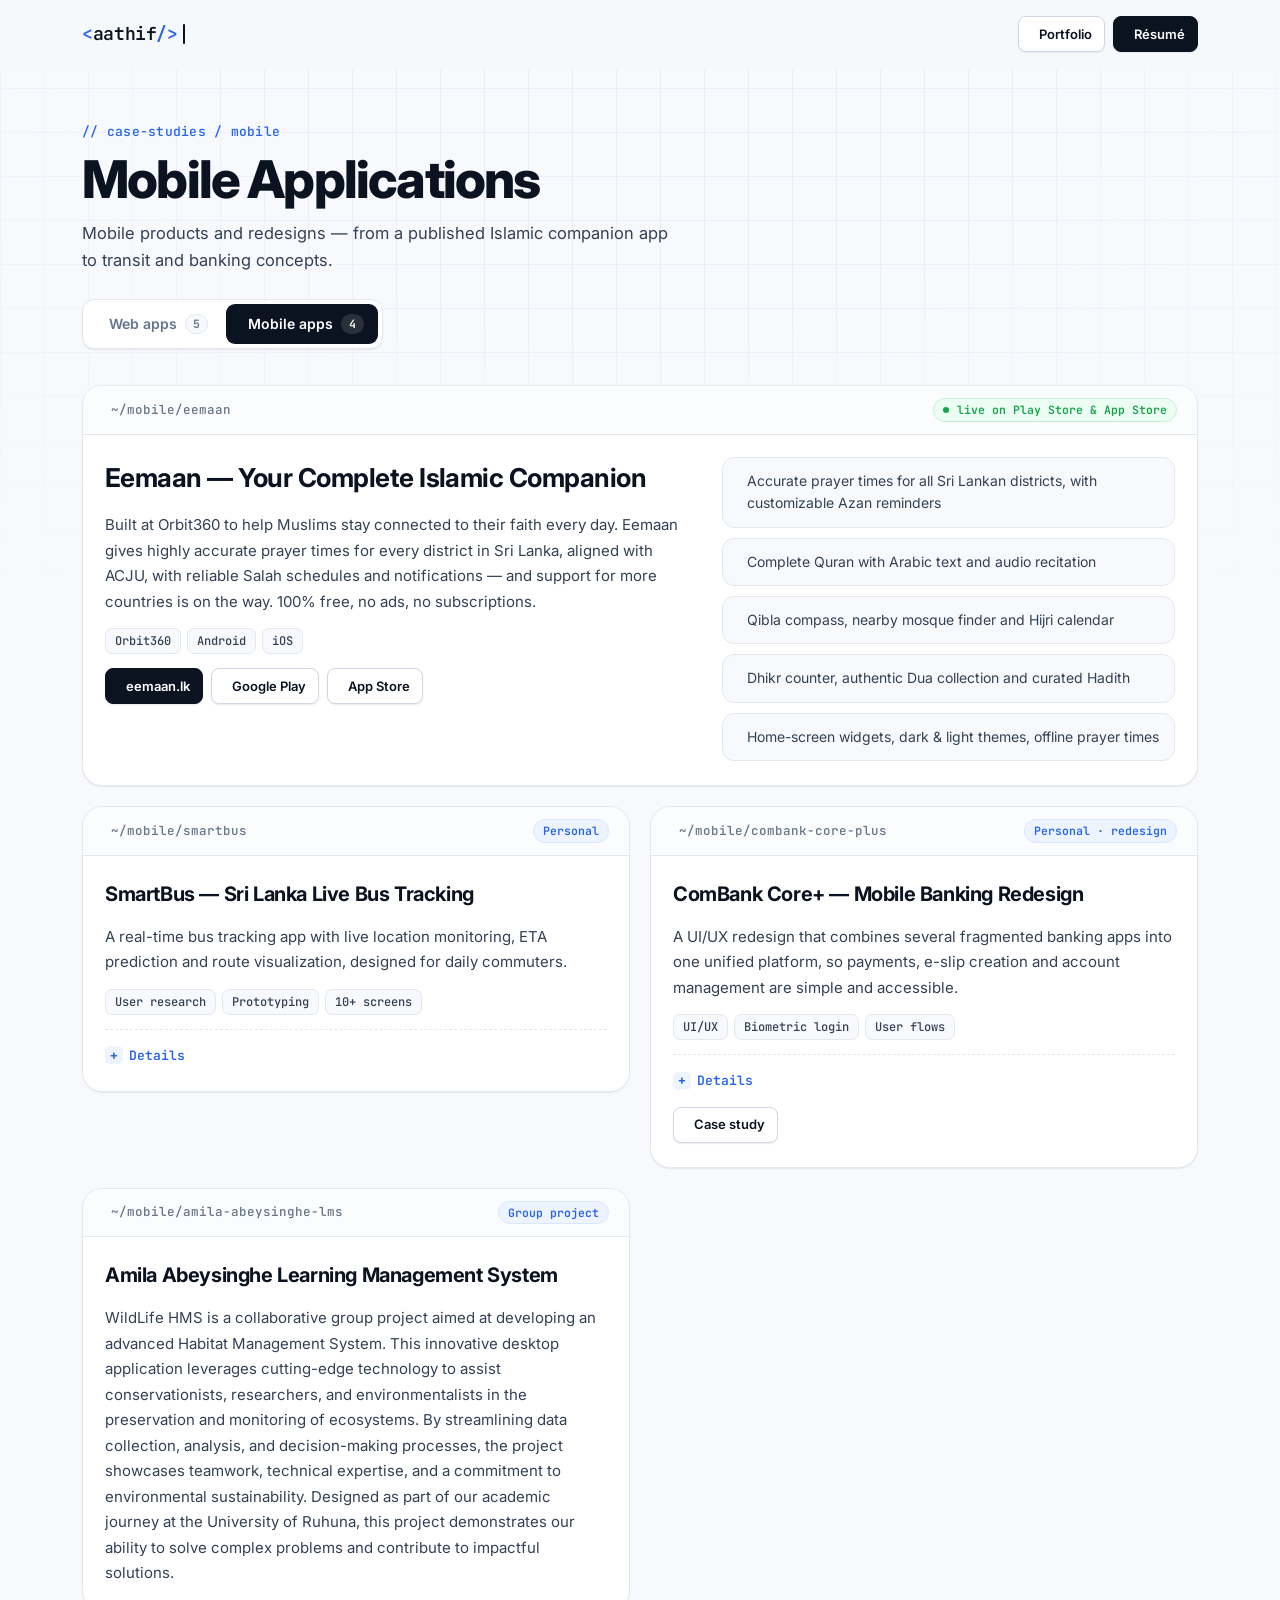
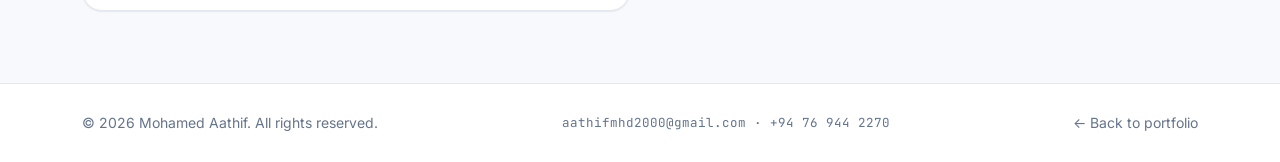
<file: public/MobileApp.html>
<!DOCTYPE html>
<html lang="en">
<head>
    <meta charset="UTF-8">
    <meta name="viewport" content="width=device-width, initial-scale=1.0">
    <meta name="description" content="Mobile application case studies by Mohamed Aathif — Eemaan, SmartBus, ComBank Core+ and more.">
    <meta name="theme-color" content="#f7f9fc">

    <link rel="stylesheet" href="https://unicons.iconscout.com/release/v4.0.8/css/line.css">
    <link rel="stylesheet" href="./engineer.css">

    <title>Mobile Applications · Mohamed Aathif</title>
</head>
<body>
    <!-- Background animation: code symbols drifting up behind the whole page -->
    <div class="code-rain" id="codeRain" aria-hidden="true"></div>

    <!-- ========== NAV ========== -->
    <header class="nav" id="nav">
        <div class="container nav-inner">
            <a href="index.html" class="logo" aria-label="Mohamed Aathif — portfolio home">
                <span class="br">&lt;</span>aathif<span class="br">/&gt;</span><span class="caret" aria-hidden="true"></span>
            </a>
            <div class="nav-actions">
                <a class="btn btn-sm" href="index.html#projects"><i class="uil uil-arrow-left"></i> Portfolio</a>
                <a class="btn btn-primary btn-sm" href="My Resume.pdf" download="Mohamed Aathif_CV.pdf"><i class="uil uil-file-download-alt"></i> Résumé</a>
            </div>
        </div>
    </header>

    <main class="case-page">
        <div class="container">

            <section class="case-head">
                <p class="eyebrow">// case-studies / mobile</p>
                <h1>Mobile Applications</h1>
                <p class="case-sub">Mobile products and redesigns — from a published Islamic companion app to transit and banking concepts.</p>
                <nav class="case-switch" aria-label="Case study categories">
                    <a href="WebApp.html"><i class="uil uil-globe"></i> Web apps <span>5</span></a>
                    <a href="MobileApp.html" class="active" aria-current="page"><i class="uil uil-mobile-android"></i> Mobile apps <span>4</span></a>
                </nav>
            </section>

            <div class="projects case-grid">

                <article class="card project project-featured">
                    <div class="project-path">
                        <span><i class="uil uil-folder"></i> ~/mobile/eemaan</span>
                        <span class="badge"><span class="dot"></span> live on Play Store &amp; App Store</span>
                    </div>
                    <div class="project-body">
                        <div class="featured-left">
                            <h3>Eemaan — Your Complete Islamic Companion</h3>
                            <p>Built at Orbit360 to help Muslims stay connected to their faith every day. Eemaan gives highly accurate
                                prayer times for every district in Sri Lanka, aligned with ACJU, with reliable Salah schedules and
                                notifications — and support for more countries is on the way. 100% free, no ads, no subscriptions.</p>
                            <div class="chips"><span class="chip">Orbit360</span><span class="chip">Android</span><span class="chip">iOS</span></div>
                            <div class="project-links">
                                <a class="btn btn-primary btn-sm" href="https://eemaan.lk/" target="_blank" rel="noopener"><i class="uil uil-external-link-alt"></i> eemaan.lk</a>
                                <a class="btn btn-sm" href="https://play.google.com/store/apps/details?id=com.orbit.eemaan" target="_blank" rel="noopener"><i class="uil uil-google-play"></i> Google Play</a>
                                <a class="btn btn-sm" href="https://apps.apple.com/us/app/eemaan/id6759186980" target="_blank" rel="noopener"><i class="uil uil-apple"></i> App Store</a>
                            </div>
                        </div>
                        <ul class="feature-list">
                            <li><i class="uil uil-clock"></i> Accurate prayer times for all Sri Lankan districts, with customizable Azan reminders</li>
                            <li><i class="uil uil-book-open"></i> Complete Quran with Arabic text and audio recitation</li>
                            <li><i class="uil uil-compass"></i> Qibla compass, nearby mosque finder and Hijri calendar</li>
                            <li><i class="uil uil-heart"></i> Dhikr counter, authentic Dua collection and curated Hadith</li>
                            <li><i class="uil uil-apps"></i> Home-screen widgets, dark &amp; light themes, offline prayer times</li>
                        </ul>
                    </div>
                </article>

                <article class="card project">
                    <div class="project-path">
                        <span><i class="uil uil-folder"></i> ~/mobile/smartbus</span>
                        <span class="badge org">Personal</span>
                    </div>
                    <div class="project-body">
                        <h3>SmartBus — Sri Lanka Live Bus Tracking</h3>
                        <p>A real-time bus tracking app with live location monitoring, ETA prediction and route visualization, designed for daily commuters.</p>
                        <div class="chips"><span class="chip">User research</span><span class="chip">Prototyping</span><span class="chip">10+ screens</span></div>
                        <details class="more">
                            <summary>Details</summary>
                            <ul>
                                <li>Drove the full UX process — user research, personas, wireframes, prototypes and usability testing across 10+ screens.</li>
                                <li>Added route visualization and journey mapping to improve navigation accuracy and reduce uncertainty in transit.</li>
                                <li>Optimized for accessibility and ease of use, with responsive design across device sizes.</li>
                            </ul>
                        </details>
                    </div>
                </article>

                <article class="card project">
                    <div class="project-path">
                        <span><i class="uil uil-folder"></i> ~/mobile/combank-core-plus</span>
                        <span class="badge org">Personal · redesign</span>
                    </div>
                    <div class="project-body">
                        <h3>ComBank Core+ — Mobile Banking Redesign</h3>
                        <p>A UI/UX redesign that combines several fragmented banking apps into one unified platform, so payments, e-slip creation and account management are simple and accessible.</p>
                        <div class="chips"><span class="chip">UI/UX</span><span class="chip">Biometric login</span><span class="chip">User flows</span></div>
                        <details class="more">
                            <summary>Details</summary>
                            <ul>
                                <li>Focused on simplicity, accessibility and efficiency for everyday banking tasks.</li>
                                <li>Modern interface with biometric quick login and streamlined user flows.</li>
                            </ul>
                        </details>
                        <div class="project-links">
                            <a class="btn btn-sm" href="https://www.behance.net/gallery/247171061/ComBank-Core-Mobile-Application%28Recreation%29" target="_blank" rel="noopener"><i class="uil uil-behance"></i> Case study</a>
                        </div>
                    </div>
                </article>

                <article class="card project">
                    <div class="project-path">
                        <span><i class="uil uil-folder"></i> ~/mobile/amila-abeysinghe-lms</span>
                        <span class="badge org">Group project</span>
                    </div>
                    <div class="project-body">
                        <h3>Amila Abeysinghe Learning Management System</h3>
                        <p>WildLife HMS is a collaborative group project aimed at developing an advanced Habitat Management System.
                            This innovative desktop application leverages cutting-edge technology to assist conservationists, researchers,
                            and environmentalists in the preservation and monitoring of ecosystems. By streamlining data collection,
                            analysis, and decision-making processes, the project showcases teamwork, technical expertise, and a commitment
                            to environmental sustainability. Designed as part of our academic journey at the University of Ruhuna, this
                            project demonstrates our ability to solve complex problems and contribute to impactful solutions.</p>
                    </div>
                </article>

            </div>
        </div>
    </main>

    <!-- ========== FOOTER ========== -->
    <footer class="footer">
        <div class="container footer-inner">
            <span>© <span id="year">2026</span> Mohamed Aathif. All rights reserved.</span>
            <span class="mono">aathifmhd2000@gmail.com · +94 76 944 2270</span>
            <div class="footer-links">
                <a href="index.html#projects">← Back to portfolio</a>
            </div>
        </div>
    </footer>

    <script src="./code-rain.js"></script>
    <script src="./page.js"></script>
</body>
</html>
</file>
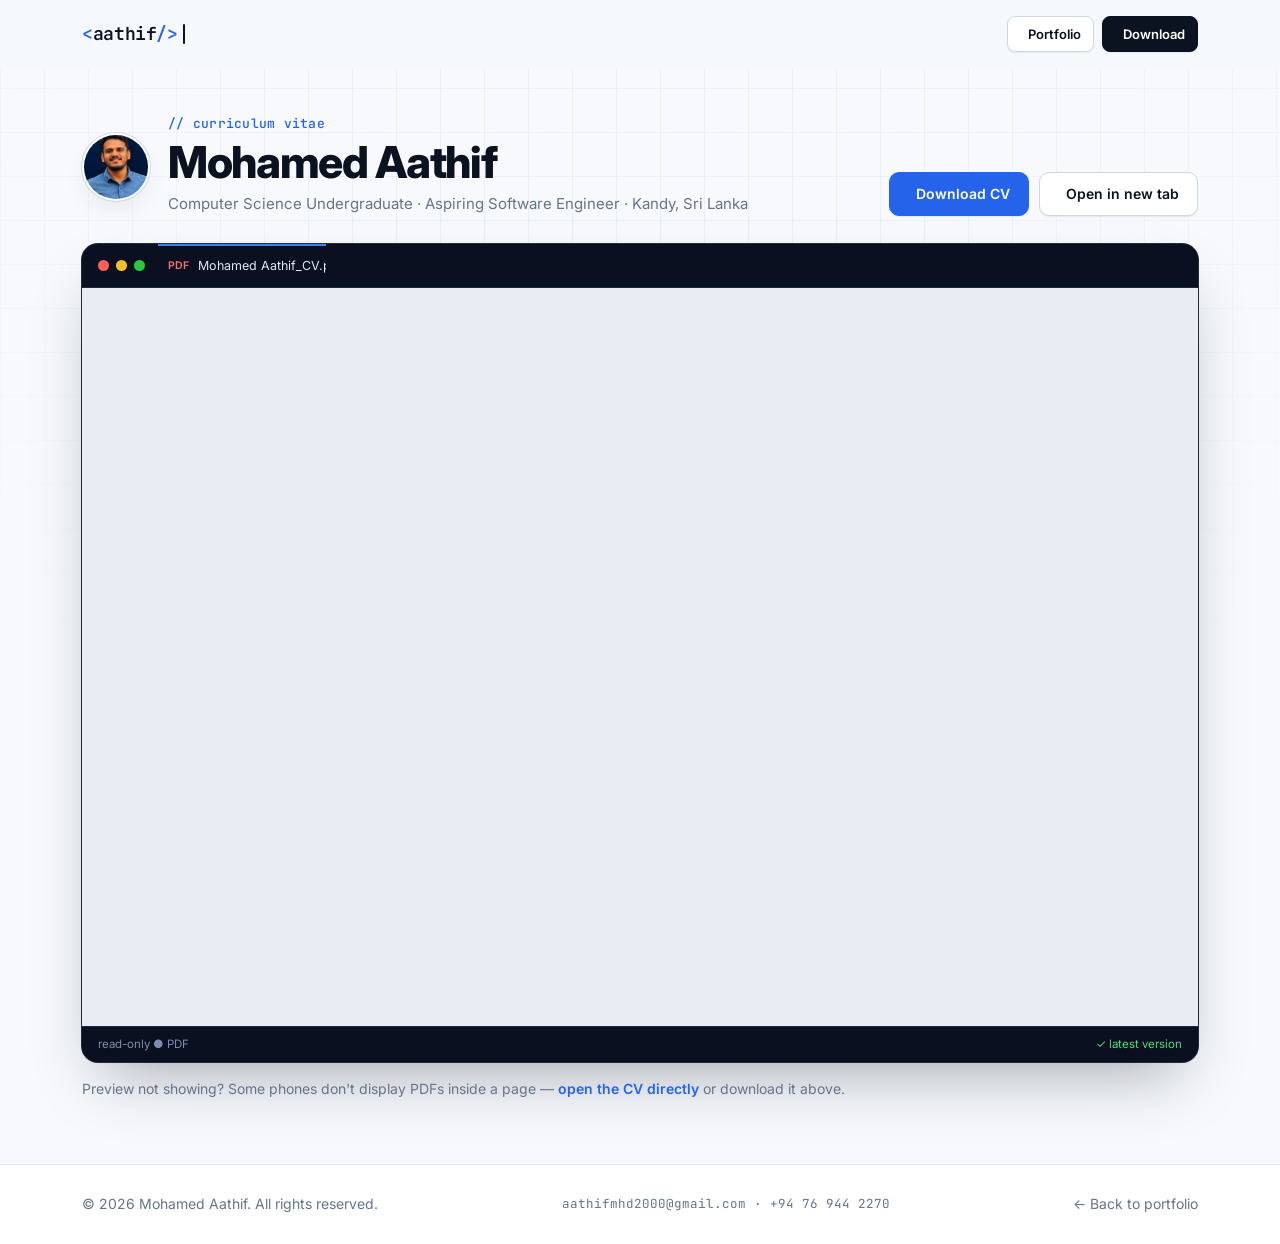
<file: public/PreviewCV.html>
<!DOCTYPE html>
<html lang="en">
<head>
    <meta charset="UTF-8">
    <meta name="viewport" content="width=device-width, initial-scale=1.0">
    <meta name="description" content="Curriculum vitae of Mohamed Aathif — Computer Science undergraduate and aspiring software engineer.">
    <meta name="theme-color" content="#f7f9fc">

    <link rel="stylesheet" href="https://unicons.iconscout.com/release/v4.0.8/css/line.css">
    <link rel="stylesheet" href="./engineer.css">

    <title>CV · Mohamed Aathif</title>
</head>
<body>
    <!-- Background animation: code symbols drifting up behind the whole page -->
    <div class="code-rain" id="codeRain" aria-hidden="true"></div>

    <!-- ========== NAV ========== -->
    <header class="nav" id="nav">
        <div class="container nav-inner">
            <a href="index.html" class="logo" aria-label="Mohamed Aathif — portfolio home">
                <span class="br">&lt;</span>aathif<span class="br">/&gt;</span><span class="caret" aria-hidden="true"></span>
            </a>
            <div class="nav-actions">
                <a class="btn btn-sm" href="index.html"><i class="uil uil-arrow-left"></i> Portfolio</a>
                <a class="btn btn-primary btn-sm" href="My Resume.pdf" download="Mohamed Aathif_CV.pdf"><i class="uil uil-file-download-alt"></i> Download</a>
            </div>
        </div>
    </header>

    <main class="cv-page">
        <div class="container">

            <section class="cv-head">
                <div class="cv-id">
                    <div class="avatar"><img src="./profile.webp" alt="Mohamed Aathif"></div>
                    <div>
                        <p class="eyebrow">// curriculum vitae</p>
                        <h1>Mohamed Aathif</h1>
                        <p class="cv-sub">Computer Science Undergraduate · Aspiring Software Engineer · Kandy, Sri Lanka</p>
                    </div>
                </div>
                <div class="cv-actions">
                    <a class="btn btn-accent" href="My Resume.pdf" download="Mohamed Aathif_CV.pdf"><i class="uil uil-file-download-alt"></i> Download CV</a>
                    <a class="btn" href="My Resume.pdf" target="_blank" rel="noopener"><i class="uil uil-external-link-alt"></i> Open in new tab</a>
                </div>
            </section>

            <section class="cv-viewer" aria-label="CV preview">
                <div class="cw-bar">
                    <div class="cw-lights" aria-hidden="true"><span></span><span></span><span></span></div>
                    <div class="cw-tab"><b class="pdf">PDF</b> Mohamed Aathif_CV.pdf</div>
                </div>
                <div class="cv-frame">
                    <iframe src="My Resume.pdf#view=FitH" title="Mohamed Aathif — CV (PDF)"></iframe>
                </div>
                <div class="cw-foot">
                    <span>read-only ● PDF</span>
                    <span class="ok">✓ latest version</span>
                </div>
            </section>

            <p class="cv-note">
                Preview not showing? Some phones don't display PDFs inside a page —
                <a href="My Resume.pdf" target="_blank" rel="noopener">open the CV directly</a> or download it above.
            </p>
        </div>
    </main>

    <!-- ========== FOOTER ========== -->
    <footer class="footer">
        <div class="container footer-inner">
            <span>© <span id="year">2026</span> Mohamed Aathif. All rights reserved.</span>
            <span class="mono">aathifmhd2000@gmail.com · +94 76 944 2270</span>
            <div class="footer-links">
                <a href="index.html">← Back to portfolio</a>
            </div>
        </div>
    </footer>

    <script src="./code-rain.js"></script>
    <script src="./page.js"></script>
</body>
</html>
</file>
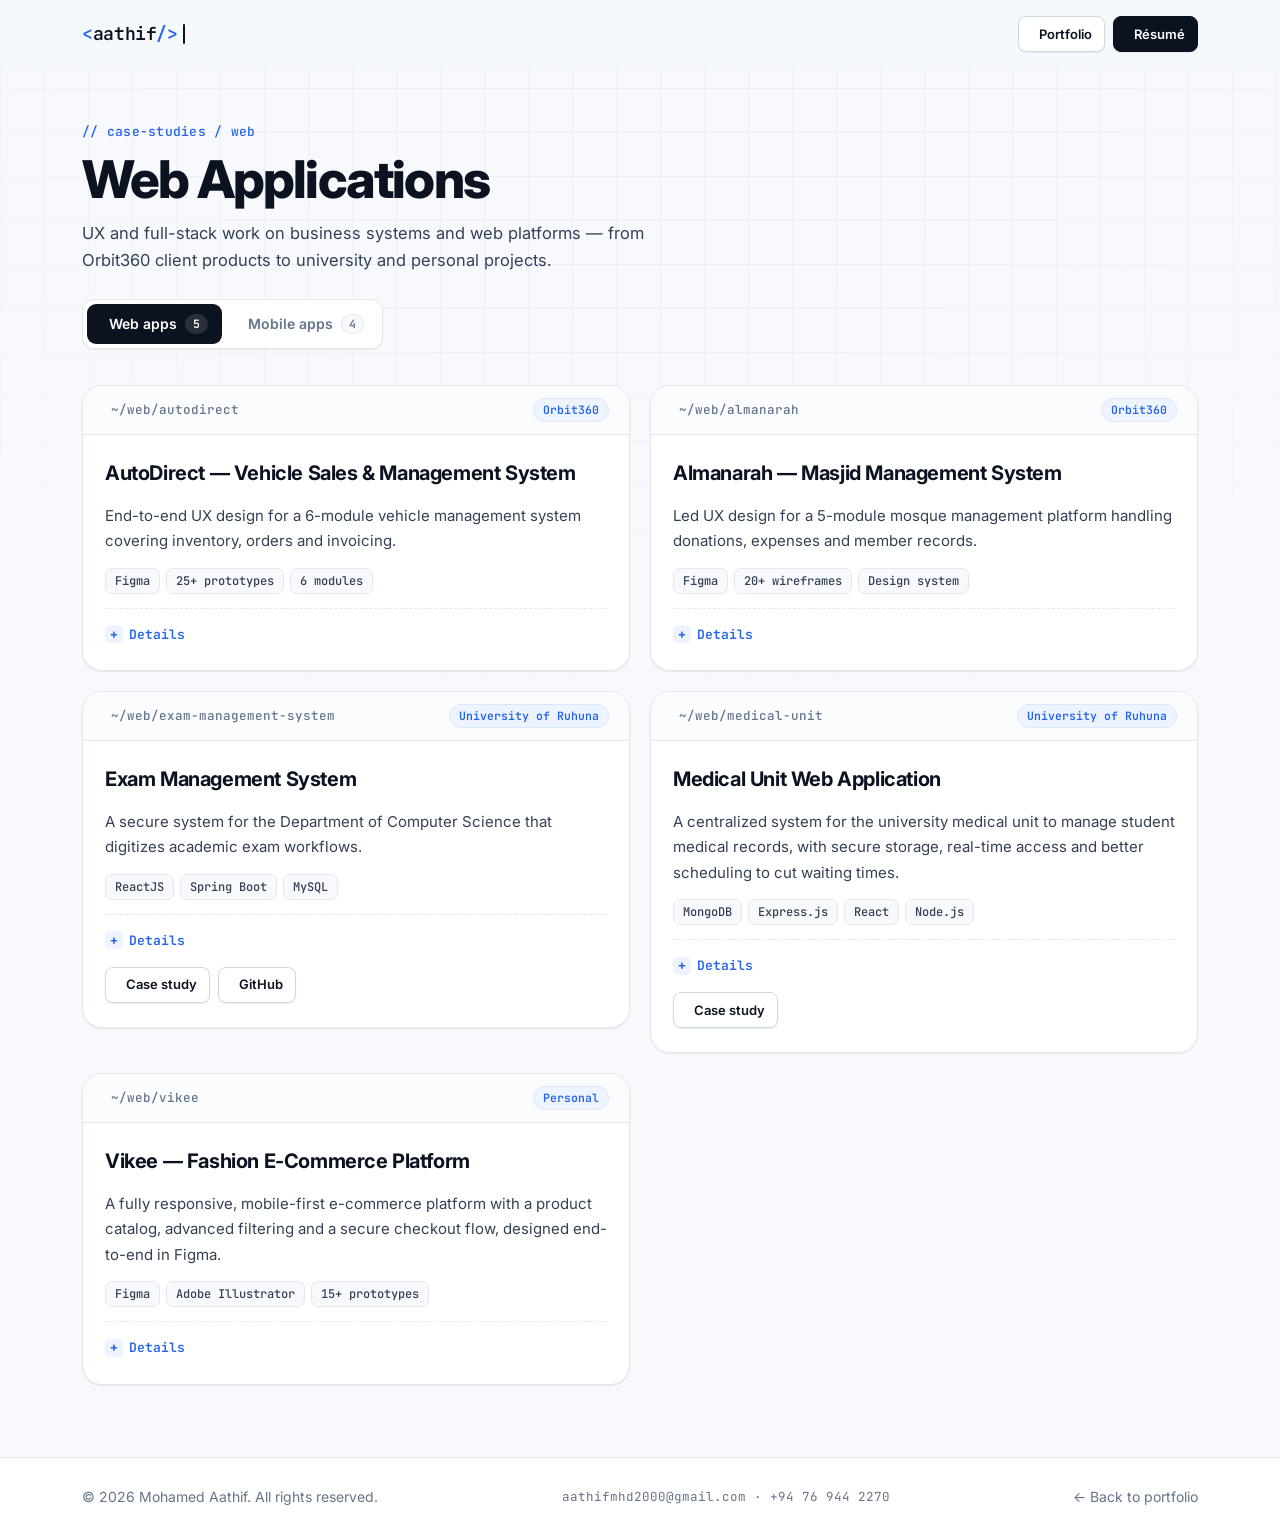
<file: public/WebApp.html>
<!DOCTYPE html>
<html lang="en">
<head>
    <meta charset="UTF-8">
    <meta name="viewport" content="width=device-width, initial-scale=1.0">
    <meta name="description" content="Web application case studies by Mohamed Aathif — UX and full-stack work for Orbit360, the University of Ruhuna and personal projects.">
    <meta name="theme-color" content="#f7f9fc">

    <link rel="stylesheet" href="https://unicons.iconscout.com/release/v4.0.8/css/line.css">
    <link rel="stylesheet" href="./engineer.css">

    <title>Web Applications · Mohamed Aathif</title>
</head>
<body>
    <!-- Background animation: code symbols drifting up behind the whole page -->
    <div class="code-rain" id="codeRain" aria-hidden="true"></div>

    <!-- ========== NAV ========== -->
    <header class="nav" id="nav">
        <div class="container nav-inner">
            <a href="index.html" class="logo" aria-label="Mohamed Aathif — portfolio home">
                <span class="br">&lt;</span>aathif<span class="br">/&gt;</span><span class="caret" aria-hidden="true"></span>
            </a>
            <div class="nav-actions">
                <a class="btn btn-sm" href="index.html#projects"><i class="uil uil-arrow-left"></i> Portfolio</a>
                <a class="btn btn-primary btn-sm" href="My Resume.pdf" download="Mohamed Aathif_CV.pdf"><i class="uil uil-file-download-alt"></i> Résumé</a>
            </div>
        </div>
    </header>

    <main class="case-page">
        <div class="container">

            <section class="case-head">
                <p class="eyebrow">// case-studies / web</p>
                <h1>Web Applications</h1>
                <p class="case-sub">UX and full-stack work on business systems and web platforms — from Orbit360 client products to university and personal projects.</p>
                <nav class="case-switch" aria-label="Case study categories">
                    <a href="WebApp.html" class="active" aria-current="page"><i class="uil uil-globe"></i> Web apps <span>5</span></a>
                    <a href="MobileApp.html"><i class="uil uil-mobile-android"></i> Mobile apps <span>4</span></a>
                </nav>
            </section>

            <div class="projects case-grid">

                <article class="card project">
                    <div class="project-path">
                        <span><i class="uil uil-folder"></i> ~/web/autodirect</span>
                        <span class="badge org">Orbit360</span>
                    </div>
                    <div class="project-body">
                        <h3>AutoDirect — Vehicle Sales &amp; Management System</h3>
                        <p>End-to-end UX design for a 6-module vehicle management system covering inventory, orders and invoicing.</p>
                        <div class="chips"><span class="chip">Figma</span><span class="chip">25+ prototypes</span><span class="chip">6 modules</span></div>
                        <details class="more">
                            <summary>Details</summary>
                            <ul>
                                <li>Delivered 25+ high-fidelity prototypes in Figma for inventory, orders and invoicing.</li>
                                <li>Optimized dealer workflows by digitizing manual end-to-end processes, reducing operational effort and improving task completion across the platform.</li>
                                <li>Architected responsive UI components and user flows across web and mobile for consistent usability and accessibility on all devices.</li>
                                <li>Ran usability testing sessions with stakeholders and applied the feedback to refine interaction design and navigation across the 6 core modules.</li>
                            </ul>
                        </details>
                    </div>
                </article>

                <article class="card project">
                    <div class="project-path">
                        <span><i class="uil uil-folder"></i> ~/web/almanarah</span>
                        <span class="badge org">Orbit360</span>
                    </div>
                    <div class="project-body">
                        <h3>Almanarah — Masjid Management System</h3>
                        <p>Led UX design for a 5-module mosque management platform handling donations, expenses and member records.</p>
                        <div class="chips"><span class="chip">Figma</span><span class="chip">20+ wireframes</span><span class="chip">Design system</span></div>
                        <details class="more">
                            <summary>Details</summary>
                            <ul>
                                <li>Produced 20+ wireframes and high-fidelity prototypes in Figma.</li>
                                <li>Applied accessibility-first design for non-technical users, turning complex record-keeping into intuitive, easy-to-navigate interfaces.</li>
                                <li>Ran user research and journey mapping to find pain points, translating findings into personas and a streamlined information architecture.</li>
                                <li>Delivered clean, scalable design system components aligned with stakeholder requirements.</li>
                            </ul>
                        </details>
                    </div>
                </article>

                <article class="card project">
                    <div class="project-path">
                        <span><i class="uil uil-folder"></i> ~/web/exam-management-system</span>
                        <span class="badge org">University of Ruhuna</span>
                    </div>
                    <div class="project-body">
                        <h3>Exam Management System</h3>
                        <p>A secure system for the Department of Computer Science that digitizes academic exam workflows.</p>
                        <div class="chips"><span class="chip">ReactJS</span><span class="chip">Spring Boot</span><span class="chip">MySQL</span></div>
                        <details class="more">
                            <summary>Details</summary>
                            <ul>
                                <li>Role-based user management, automated grading, result dissemination and encrypted data handling.</li>
                                <li>Streamlined exam workflows while enforcing secure data handling practices.</li>
                                <li>Contributed across the full lifecycle — requirement gathering, system design, development and testing.</li>
                            </ul>
                        </details>
                        <div class="project-links">
                            <a class="btn btn-sm" href="https://www.behance.net/gallery/225308013/Examination-Management-System" target="_blank" rel="noopener"><i class="uil uil-behance"></i> Case study</a>
                            <a class="btn btn-sm" href="https://github.com/uditha2001/EMS" target="_blank" rel="noopener"><i class="uil uil-github-alt"></i> GitHub</a>
                        </div>
                    </div>
                </article>

                <article class="card project">
                    <div class="project-path">
                        <span><i class="uil uil-folder"></i> ~/web/medical-unit</span>
                        <span class="badge org">University of Ruhuna</span>
                    </div>
                    <div class="project-body">
                        <h3>Medical Unit Web Application</h3>
                        <p>A centralized system for the university medical unit to manage student medical records, with secure storage, real-time access and better scheduling to cut waiting times.</p>
                        <div class="chips"><span class="chip">MongoDB</span><span class="chip">Express.js</span><span class="chip">React</span><span class="chip">Node.js</span></div>
                        <details class="more">
                            <summary>Details</summary>
                            <ul>
                                <li>Secure user authentication.</li>
                                <li>Online appointment scheduling.</li>
                                <li>Medical report previews and record submissions.</li>
                                <li>Inventory management for medical supplies.</li>
                            </ul>
                        </details>
                        <div class="project-links">
                            <a class="btn btn-sm" href="https://www.behance.net/gallery/224960445/Medical-Unit-Management-System" target="_blank" rel="noopener"><i class="uil uil-behance"></i> Case study</a>
                        </div>
                    </div>
                </article>

                <article class="card project">
                    <div class="project-path">
                        <span><i class="uil uil-folder"></i> ~/web/vikee</span>
                        <span class="badge org">Personal</span>
                    </div>
                    <div class="project-body">
                        <h3>Vikee — Fashion E-Commerce Platform</h3>
                        <p>A fully responsive, mobile-first e-commerce platform with a product catalog, advanced filtering and a secure checkout flow, designed end-to-end in Figma.</p>
                        <div class="chips"><span class="chip">Figma</span><span class="chip">Adobe Illustrator</span><span class="chip">15+ prototypes</span></div>
                        <details class="more">
                            <summary>Details</summary>
                            <ul>
                                <li>Used visual hierarchy, intuitive navigation and interaction design principles to reduce friction across the shopping journey.</li>
                                <li>Produced 15+ high-fidelity UI prototypes, kept consistent through a structured design system.</li>
                                <li>Applied A/B testing concepts and heuristic evaluation to validate design decisions.</li>
                            </ul>
                        </details>
                    </div>
                </article>

            </div>
        </div>
    </main>

    <!-- ========== FOOTER ========== -->
    <footer class="footer">
        <div class="container footer-inner">
            <span>© <span id="year">2026</span> Mohamed Aathif. All rights reserved.</span>
            <span class="mono">aathifmhd2000@gmail.com · +94 76 944 2270</span>
            <div class="footer-links">
                <a href="index.html#projects">← Back to portfolio</a>
            </div>
        </div>
    </footer>

    <script src="./code-rain.js"></script>
    <script src="./page.js"></script>
</body>
</html>
</file>
<file: public/engineer.css>
/* ============================================================
   Mohamed Aathif — Software Engineering portfolio (light, official)
   ============================================================ */
@import url('https://fonts.googleapis.com/css2?family=Inter:wght@400;500;600;700;800&family=JetBrains+Mono:wght@400;500;600&display=swap');

:root{
    --bg: #f7f9fc;
    --surface: #ffffff;
    --ink: #0b1220;
    --ink-2: #334155;
    --muted: #64748b;
    --line: #e3e8ef;
    --line-2: #cfd7e3;
    --accent: #2563eb;
    --accent-ink: #1d4ed8;
    --accent-soft: #eef4ff;
    --cyan: #0891b2;
    --ok: #16a34a;
    --code-bg: #0d1424;
    --code-line: #1c2740;

    --radius: 14px;
    --radius-lg: 20px;
    --shadow-sm: 0 1px 2px rgba(15, 23, 42, .05), 0 1px 1px rgba(15, 23, 42, .03);
    --shadow: 0 1px 2px rgba(15, 23, 42, .04), 0 12px 32px -12px rgba(15, 23, 42, .14);
    --shadow-lg: 0 30px 60px -20px rgba(15, 23, 42, .35);

    --max: 1180px;
    --gutter: clamp(16px, 4vw, 32px);
    --mono: 'JetBrains Mono', ui-monospace, SFMono-Regular, Menlo, Consolas, monospace;
    --sans: 'Inter', system-ui, -apple-system, 'Segoe UI', Roboto, sans-serif;
    color-scheme: light;
}

*,*::before,*::after{ margin: 0; padding: 0; box-sizing: border-box; }
html{ scroll-behavior: smooth; scroll-padding-top: 84px; }
body{
    font-family: var(--sans);
    color: var(--ink-2);
    background: var(--bg);
    line-height: 1.6;
    -webkit-font-smoothing: antialiased;
    overflow-x: hidden;
}
/* Faint blueprint grid that fades out below the hero */
body::before{
    content: "";
    position: absolute;
    inset: 0 0 auto 0;
    height: 1100px;
    background-image:
        linear-gradient(to right, rgba(37, 99, 235, .06) 1px, transparent 1px),
        linear-gradient(to bottom, rgba(37, 99, 235, .06) 1px, transparent 1px);
    background-size: 44px 44px;
    -webkit-mask-image: radial-gradient(ellipse 80% 70% at 50% 0%, #000 40%, transparent 100%);
            mask-image: radial-gradient(ellipse 80% 70% at 50% 0%, #000 40%, transparent 100%);
    pointer-events: none;
    z-index: 0;
}
a{ color: inherit; text-decoration: none; }
img{ display: block; max-width: 100%; }
i.uil{ line-height: 1; }

.container{
    width: 100%;
    max-width: var(--max);
    margin: 0 auto;
    padding-inline: var(--gutter);
    position: relative;
    z-index: 1;
}
.mono{ font-family: var(--mono); }

/* ---------- Buttons ---------- */
.btn{
    display: inline-flex;
    align-items: center;
    gap: 8px;
    height: 44px;
    padding: 0 18px;
    border-radius: 10px;
    font: 600 14px/1 var(--sans);
    border: 1px solid var(--line-2);
    background: var(--surface);
    color: var(--ink);
    cursor: pointer;
    box-shadow: var(--shadow-sm);
    transition: transform .15s ease, box-shadow .15s ease, border-color .15s ease, background .15s ease, color .15s ease;
    white-space: nowrap;
}
.btn i{ font-size: 17px; }
.btn:hover{ transform: translateY(-1px); border-color: var(--ink); box-shadow: var(--shadow); }
.btn-primary{
    background: var(--ink);
    border-color: var(--ink);
    color: #fff;
}
.btn-primary:hover{ background: #1a2540; border-color: #1a2540; }
.btn-accent{
    background: var(--accent);
    border-color: var(--accent);
    color: #fff;
}
.btn-accent:hover{ background: var(--accent-ink); border-color: var(--accent-ink); }
.btn-sm{ height: 36px; padding: 0 12px; font-size: 13px; border-radius: 8px; }

/* ---------- Nav ---------- */
.nav{
    position: sticky;
    top: 0;
    z-index: 50;
    background: rgba(247, 249, 252, .78);
    backdrop-filter: saturate(160%) blur(14px);
    -webkit-backdrop-filter: saturate(160%) blur(14px);
    border-bottom: 1px solid transparent;
    transition: border-color .2s ease, box-shadow .2s ease;
}
.nav.scrolled{ border-color: var(--line); box-shadow: 0 6px 20px -16px rgba(15, 23, 42, .4); }
.nav-inner{
    display: flex;
    align-items: center;
    gap: 24px;
    height: 68px;
}
.logo{
    font: 600 18px/1 var(--mono);
    color: var(--ink);
    display: inline-flex;
    align-items: center;
    letter-spacing: -.02em;
}
.logo .br{ color: var(--accent); }
.logo .caret{
    width: 2px;
    height: 20px;
    margin-left: 5px;
    border-radius: 1px;
    background: var(--ink);
    animation: blink 1.2s ease-in-out infinite;
}
/* Soft fade rather than a hard on/off flash */
@keyframes blink{ 0%, 45%{ opacity: 1; } 55%, 95%{ opacity: .15; } 100%{ opacity: 1; } }

.nav-links{
    display: flex;
    gap: 4px;
    margin-left: auto;
    list-style: none;
}
.nav-links a{
    display: inline-flex;
    align-items: center;
    gap: 6px;
    padding: 8px 12px;
    border-radius: 8px;
    font-size: 14px;
    font-weight: 500;
    color: var(--muted);
    transition: color .15s ease, background .15s ease;
}
.nav-links a .num{ font: 500 11px/1 var(--mono); color: var(--accent); opacity: .8; }
.nav-links a:hover{ color: var(--ink); background: rgba(15, 23, 42, .04); }
.nav-links a.active{ color: var(--ink); background: var(--surface); box-shadow: var(--shadow-sm); }
.nav-toggle{
    display: none;
    width: 40px;
    height: 40px;
    border-radius: 10px;
    border: 1px solid var(--line-2);
    background: var(--surface);
    color: var(--ink);
    align-items: center;
    justify-content: center;
    cursor: pointer;
}
.nav-toggle i{ font-size: 22px; }

/* ---------- Hero ---------- */
.hero{ padding: 72px 0 56px; }
.hero-grid{
    display: grid;
    grid-template-columns: minmax(0, 1.05fr) minmax(0, .95fr);
    gap: 56px;
    align-items: center;
}
.hero-id{
    display: flex;
    align-items: center;
    gap: 14px;
    margin-bottom: 26px;
    flex-wrap: wrap;
}
.avatar{
    width: 68px;
    height: 68px;
    border-radius: 50%;
    overflow: hidden;
    border: 2px solid var(--surface);
    box-shadow: 0 0 0 1px var(--line-2), var(--shadow);
    background: var(--accent-soft);
    flex: none;
}
.avatar img{ width: 100%; height: 100%; object-fit: cover; transform: translateY(8%) scale(2.3); transform-origin: 48% 20%; }
.status{
    display: inline-flex;
    align-items: center;
    gap: 8px;
    padding: 6px 12px 6px 10px;
    border-radius: 999px;
    background: var(--surface);
    border: 1px solid var(--line);
    font-size: 13px;
    font-weight: 500;
    color: var(--ink-2);
    box-shadow: var(--shadow-sm);
}
.dot{
    position: relative;
    width: 8px;
    height: 8px;
    border-radius: 50%;
    background: var(--ok);
}
.dot::after{
    content: "";
    position: absolute;
    inset: -4px;
    border-radius: 50%;
    border: 2px solid var(--ok);
    opacity: .35;
    animation: ping 2s ease-out infinite;
}
@keyframes ping{ from{ transform: scale(.6); opacity: .5; } to{ transform: scale(1.6); opacity: 0; } }

.eyebrow{
    font: 500 13px/1 var(--mono);
    color: var(--accent);
    letter-spacing: .02em;
    margin-bottom: 14px;
}
.hero h1{
    font-size: clamp(40px, 6vw, 64px);
    line-height: 1.04;
    letter-spacing: -.035em;
    font-weight: 800;
    color: var(--ink);
}
.hero h1 .role{
    display: block;
    background: linear-gradient(90deg, var(--accent) 0%, var(--cyan) 100%);
    -webkit-background-clip: text;
    background-clip: text;
    color: transparent;
    /* room for the "g" descender, which the gradient would otherwise clip */
    padding-bottom: .12em;
    margin-bottom: -.12em;
}
.lede{
    margin-top: 22px;
    font-size: 17px;
    line-height: 1.7;
    color: var(--ink-2);
    max-width: 54ch;
}
.lede strong{ color: var(--ink); font-weight: 600; }
.hero-meta{
    display: flex;
    flex-wrap: wrap;
    gap: 10px 22px;
    margin-top: 22px;
    font-size: 14px;
    color: var(--muted);
}
.hero-meta span{ display: inline-flex; align-items: center; gap: 6px; }
.hero-meta i{ font-size: 17px; color: var(--ink-2); }
.hero-cta{ display: flex; flex-wrap: wrap; gap: 12px; margin-top: 32px; }
.socials{ display: flex; gap: 8px; margin-top: 28px; }
.social{
    width: 40px;
    height: 40px;
    border-radius: 10px;
    display: inline-flex;
    align-items: center;
    justify-content: center;
    background: var(--surface);
    border: 1px solid var(--line);
    color: var(--ink-2);
    transition: color .15s ease, border-color .15s ease, transform .15s ease;
}
.social i{ font-size: 19px; }
.social:hover{ color: var(--accent); border-color: var(--accent); transform: translateY(-2px); }

/* ---------- Code window ---------- */
.code-window{
    position: relative;
    background: var(--code-bg);
    border-radius: 16px;
    box-shadow: var(--shadow-lg), 0 0 0 1px rgba(15, 23, 42, .9);
    overflow: hidden;
    font-family: var(--mono);
}
.code-window::before{
    /* soft accent glow behind the editor */
    content: "";
    position: absolute;
    inset: -40% -20% auto auto;
    width: 320px;
    height: 320px;
    background: radial-gradient(closest-side, rgba(37, 99, 235, .35), transparent);
    pointer-events: none;
}
.cw-bar{
    display: flex;
    align-items: center;
    gap: 14px;
    height: 44px;
    padding: 0 16px;
    background: #0a1020;
    border-bottom: 1px solid var(--code-line);
}
.cw-lights{ display: flex; gap: 7px; }
.cw-lights span{ width: 11px; height: 11px; border-radius: 50%; background: #2a3550; }
.cw-lights span:nth-child(1){ background: #ff5f57; }
.cw-lights span:nth-child(2){ background: #febc2e; }
.cw-lights span:nth-child(3){ background: #28c840; }
.cw-tab{
    display: inline-flex;
    align-items: center;
    gap: 8px;
    height: 44px;
    padding: 0 14px;
    font-size: 12.5px;
    color: #cbd5e1;
    background: var(--code-bg);
    border-inline: 1px solid var(--code-line);
    margin-bottom: -1px;
}
.cw-tab b{ color: #60a5fa; font-weight: 600; }
.cw-body{
    position: relative;
    padding: 18px 0 20px;
    font-size: 13.5px;
    line-height: 1.85;
    color: #d6deeb;
    overflow-x: auto;
}
.cw-body ol{ list-style: none; counter-reset: ln; }
.cw-body li{
    counter-increment: ln;
    white-space: pre;
    padding-right: 20px;
}
.cw-body li::before{
    content: counter(ln);
    display: inline-block;
    width: 44px;
    padding-right: 16px;
    text-align: right;
    color: #3b4a6b;
    user-select: none;
}
.t-com{ color: #64748b; font-style: italic; }
.t-key{ color: #c792ea; }
.t-var{ color: #82aaff; }
.t-prop{ color: #7fdbca; }
.t-str{ color: #ecc48d; }
.t-bool{ color: #ff7a93; }
.t-pun{ color: #8899b4; }
.cursor{
    display: inline-block;
    width: 2px;
    height: 16px;
    margin-left: 2px;
    border-radius: 1px;
    background: #cbd5e1;
    vertical-align: -3px;
    animation: blink 1.2s ease-in-out infinite;
}
.cw-foot{
    display: flex;
    justify-content: space-between;
    gap: 12px;
    padding: 8px 16px;
    font-size: 11.5px;
    color: #7c8db0;
    background: #0a1020;
    border-top: 1px solid var(--code-line);
}
.cw-foot .ok{ color: #4ade80; }

/* ---------- Stats strip ---------- */
.stats{
    display: grid;
    grid-template-columns: repeat(4, minmax(0, 1fr));
    background: var(--surface);
    border: 1px solid var(--line);
    border-radius: var(--radius-lg);
    box-shadow: var(--shadow);
    margin-top: 64px;
    overflow: hidden;
}
.stat{ padding: 22px 24px; border-left: 1px solid var(--line); }
.stat:first-child{ border-left: 0; }
.stat b{
    display: block;
    font-size: 28px;
    font-weight: 800;
    letter-spacing: -.03em;
    color: var(--ink);
    line-height: 1.1;
}
.stat span{ font-size: 13.5px; color: var(--muted); }

/* ---------- Sections ---------- */
.section{ padding: 88px 0; position: relative; }
.section-alt{
    background: var(--surface);
    border-block: 1px solid var(--line);
}
.section-head{ margin-bottom: 44px; max-width: 640px; }
.section-head .idx{
    display: inline-flex;
    align-items: center;
    gap: 10px;
    font: 500 13px/1 var(--mono);
    color: var(--accent);
    margin-bottom: 14px;
}
.section-head .idx::after{ content: ""; width: 40px; height: 1px; background: var(--accent); opacity: .5; }
.section-head h2{
    font-size: clamp(28px, 3.6vw, 40px);
    line-height: 1.15;
    letter-spacing: -.03em;
    color: var(--ink);
    font-weight: 800;
}
.section-head p{ margin-top: 12px; color: var(--muted); font-size: 16px; }

.card{
    background: var(--surface);
    border: 1px solid var(--line);
    border-radius: var(--radius-lg);
    box-shadow: var(--shadow-sm);
}
.section-alt .card{ background: var(--bg); box-shadow: none; }

/* About */
.about-grid{
    display: grid;
    grid-template-columns: minmax(0, 1.2fr) minmax(0, 1fr);
    gap: 28px;
}
.about-text{ padding: 32px; }
.about-text p{ font-size: 16px; line-height: 1.8; }
.about-text p + p{ margin-top: 14px; }
.about-text .focus{
    margin-top: 24px;
    padding: 14px 16px;
    border-radius: 12px;
    background: var(--accent-soft);
    border: 1px solid #dbe6ff;
    font-size: 14px;
    color: var(--ink-2);
    display: flex;
    gap: 10px;
}
.about-text .focus i{ font-size: 18px; color: var(--accent); }
.edu{ display: grid; gap: 16px; align-content: start; }
.edu-item{ padding: 22px 24px; display: flex; gap: 16px; }
.edu-icon{
    flex: none;
    width: 44px;
    height: 44px;
    border-radius: 12px;
    display: inline-flex;
    align-items: center;
    justify-content: center;
    background: var(--accent-soft);
    color: var(--accent);
}
.edu-icon i{ font-size: 22px; }
.edu-item h3{ font-size: 16px; color: var(--ink); font-weight: 700; letter-spacing: -.01em; }
.edu-item p{ font-size: 14px; color: var(--muted); }
.edu-item .when{ font: 500 12px/1.4 var(--mono); color: var(--cyan); margin-top: 6px; display: block; }

/* Experience — git log */
.gitlog{ padding: 8px 0; overflow: hidden; }
.gitlog-head{
    display: flex;
    align-items: center;
    justify-content: space-between;
    flex-wrap: wrap;
    gap: 8px;
    padding: 14px 24px;
    border-bottom: 1px solid var(--line);
    font: 500 13px/1.4 var(--mono);
    color: var(--muted);
}
.gitlog-head b{ color: var(--ink); font-weight: 600; }
.commit{
    position: relative;
    display: grid;
    grid-template-columns: 28px minmax(0, 1fr);
    gap: 16px;
    padding: 22px 24px 22px 24px;
}
.commit + .commit{ border-top: 1px dashed var(--line); }
.commit-rail{ position: relative; display: flex; justify-content: center; }
.commit-rail::before{
    content: "";
    position: absolute;
    top: 0;
    bottom: -44px;
    width: 2px;
    background: var(--line-2);
}
.commit:last-child .commit-rail::before{ bottom: auto; height: 12px; }
.commit-dot{
    position: relative;
    margin-top: 4px;
    width: 14px;
    height: 14px;
    border-radius: 50%;
    background: var(--surface);
    border: 3px solid var(--accent);
}
.commit.head .commit-dot{ background: var(--accent); box-shadow: 0 0 0 5px rgba(37, 99, 235, .15); }
.commit-top{ display: flex; flex-wrap: wrap; align-items: center; gap: 8px 12px; }
.hash{ font: 500 12.5px/1 var(--mono); color: #b45309; }
.ref{
    font: 600 11.5px/1 var(--mono);
    padding: 4px 8px;
    border-radius: 999px;
    color: var(--ok);
    background: #ecfdf3;
    border: 1px solid #c6f0d5;
}
.ref.tag{ color: var(--muted); background: var(--bg); border-color: var(--line); }
.commit h3{ font-size: 18px; color: var(--ink); font-weight: 700; letter-spacing: -.015em; margin-top: 8px; }
.commit .org{ font-size: 14px; color: var(--ink-2); font-weight: 500; }
.commit .date{ font: 400 12.5px/1 var(--mono); color: var(--muted); margin-left: auto; }
.commit ul{ margin-top: 10px; padding-left: 18px; color: var(--ink-2); font-size: 15px; }
.commit li + li{ margin-top: 4px; }
.commit li::marker{ color: var(--accent); }

/* Stack */
.stack-grid{
    display: grid;
    grid-template-columns: repeat(3, minmax(0, 1fr));
    gap: 18px;
}
.stack{ padding: 24px; transition: border-color .2s ease, transform .2s ease, box-shadow .2s ease; }
.stack:hover{ border-color: var(--line-2); transform: translateY(-3px); box-shadow: var(--shadow); }
.stack-top{ display: flex; align-items: center; gap: 12px; margin-bottom: 16px; }
.stack-top i{
    width: 38px;
    height: 38px;
    border-radius: 10px;
    display: inline-flex;
    align-items: center;
    justify-content: center;
    font-size: 19px;
    background: var(--ink);
    color: #fff;
}
.stack-top h3{ font-size: 15.5px; color: var(--ink); font-weight: 700; }
.stack-top small{ display: block; font: 400 12px/1.3 var(--mono); color: var(--muted); }
.chips{ display: flex; flex-wrap: wrap; gap: 6px; }
.chip{
    font: 500 12.5px/1 var(--mono);
    padding: 7px 10px;
    border-radius: 7px;
    background: var(--bg);
    border: 1px solid var(--line);
    color: var(--ink-2);
}
.section-alt .chip{ background: var(--surface); }

/* Projects */
.projects{
    display: grid;
    grid-template-columns: repeat(2, minmax(0, 1fr));
    gap: 20px;
}
.project{
    display: flex;
    flex-direction: column;
    overflow: hidden;
    transition: transform .2s ease, box-shadow .2s ease, border-color .2s ease;
}
.project:hover{ transform: translateY(-4px); box-shadow: var(--shadow); border-color: var(--line-2); }
.project-path{
    display: flex;
    align-items: center;
    justify-content: space-between;
    gap: 10px;
    padding: 12px 20px;
    border-bottom: 1px solid var(--line);
    background: #fbfcfe;
    font: 500 12.5px/1.3 var(--mono);
    color: var(--muted);
}
.project-path span{ display: inline-flex; align-items: center; gap: 8px; min-width: 0; overflow: hidden; text-overflow: ellipsis; white-space: nowrap; }
.project-path i{ font-size: 16px; color: var(--accent); }
.badge{
    flex: none;
    display: inline-flex;
    align-items: center;
    gap: 6px;
    font: 600 11.5px/1 var(--mono);
    padding: 5px 9px;
    border-radius: 999px;
    color: var(--ok);
    background: #ecfdf3;
    border: 1px solid #c6f0d5;
}
.badge .dot{ width: 6px; height: 6px; }
.badge .dot::after{ display: none; }
.badge.repo{ color: var(--ink-2); background: var(--bg); border-color: var(--line); }
.project-body{ padding: 22px 22px 24px; display: flex; flex-direction: column; gap: 14px; flex: 1; }
.project h3{ font-size: 20px; color: var(--ink); font-weight: 700; letter-spacing: -.02em; }
.project p{ font-size: 15px; color: var(--ink-2); line-height: 1.7; flex: 1; }
.project .chips .chip{ font-size: 12px; padding: 6px 9px; }
.project-links{ display: flex; flex-wrap: wrap; gap: 8px; }
.project-featured{ grid-column: 1 / -1; }
.project-featured .project-body{
    display: grid;
    grid-template-columns: minmax(0, 1.3fr) minmax(0, 1fr);
    gap: 28px;
    align-items: start;
}
.project-featured h3{ font-size: 26px; }
.feature-list{ display: grid; gap: 10px; list-style: none; }
.feature-list li{
    display: flex;
    align-items: flex-start;
    gap: 10px;
    padding: 12px 14px;
    border-radius: 12px;
    background: var(--bg);
    border: 1px solid var(--line);
    font-size: 14px;
    color: var(--ink-2);
}
.feature-list i{ font-size: 18px; color: var(--accent); flex: none; margin-top: 1px; }
.featured-left{ display: flex; flex-direction: column; gap: 14px; }
.more-work{
    margin-top: 26px;
    font-size: 14px;
    color: var(--muted);
    display: flex;
    flex-wrap: wrap;
    gap: 6px 16px;
    align-items: center;
}
.more-work a{ color: var(--accent); font-weight: 600; display: inline-flex; align-items: center; gap: 2px; }
.more-work a:hover{ color: var(--accent-ink); text-decoration: underline; }

/* Contact */
.contact-grid{
    display: grid;
    grid-template-columns: minmax(0, .9fr) minmax(0, 1.1fr);
    gap: 28px;
    align-items: stretch;
}
.terminal{
    background: var(--code-bg);
    color: #d6deeb;
    border-radius: var(--radius-lg);
    overflow: hidden;
    font-family: var(--mono);
    box-shadow: var(--shadow-lg);
    display: flex;
    flex-direction: column;
}
.terminal .cw-bar{ justify-content: space-between; }
.terminal .cw-bar small{ font-size: 12px; color: #7c8db0; }
.term-body{ padding: 22px 22px 26px; font-size: 13.5px; line-height: 1.9; display: grid; gap: 4px; }
.term-body .p{ color: #4ade80; }
.term-body .c{ color: #7c8db0; }
.term-row{
    display: flex;
    align-items: center;
    gap: 12px;
    padding: 12px 14px;
    margin-top: 6px;
    border-radius: 10px;
    background: rgba(255, 255, 255, .04);
    border: 1px solid var(--code-line);
    color: #e2e8f0;
    transition: border-color .15s ease, background .15s ease;
    word-break: break-word;
}
a.term-row:hover{ border-color: #3b82f6; background: rgba(59, 130, 246, .08); }
.term-row i{ font-size: 18px; color: #60a5fa; flex: none; }
.form{ padding: 28px; display: grid; gap: 14px; }
.form h3{ font-size: 20px; color: var(--ink); font-weight: 700; letter-spacing: -.02em; }
.form .sub{ font-size: 14px; color: var(--muted); margin-top: -8px; }
.field{ display: grid; gap: 6px; }
.field label{ font-size: 13px; font-weight: 600; color: var(--ink); }
.field input,
.field textarea{
    width: 100%;
    font: 400 15px/1.5 var(--sans);
    color: var(--ink);
    background: var(--surface);
    border: 1px solid var(--line-2);
    border-radius: 10px;
    padding: 11px 14px;
    outline: none;
    transition: border-color .15s ease, box-shadow .15s ease;
}
.field textarea{ min-height: 140px; resize: vertical; }
.field input,
.field textarea{ caret-color: var(--ink); }
.field input:focus,
.field textarea:focus{ border-color: var(--accent); box-shadow: 0 0 0 4px rgba(37, 99, 235, .14); }
.field-row{ display: grid; grid-template-columns: 1fr 1fr; gap: 14px; }
.form .btn{ justify-self: start; }

/* Footer */
.footer{ border-top: 1px solid var(--line); background: var(--surface); padding: 28px 0; }
.footer-inner{
    display: flex;
    align-items: center;
    justify-content: space-between;
    gap: 16px;
    flex-wrap: wrap;
    font-size: 14px;
    color: var(--muted);
}
.footer-inner .mono{ font-size: 12.5px; }
.footer-inner a:hover{ color: var(--accent); }
.footer-links{ display: flex; gap: 16px; flex-wrap: wrap; }

/* Reveal on scroll */
.reveal{ opacity: 0; transform: translateY(18px); transition: opacity .7s ease, transform .7s cubic-bezier(.2, .7, .2, 1); }
.reveal.in{ opacity: 1; transform: none; }

/* ---------- Responsive ---------- */
@media (max-width: 1020px){
    .nav-links a .num{ display: none; }
    .stack-grid{ grid-template-columns: repeat(2, minmax(0, 1fr)); }
}
@media (max-width: 960px){
    .hero{ padding-top: 48px; }
    .hero-grid{ grid-template-columns: 1fr; gap: 40px; }
    .about-grid,
    .contact-grid,
    .project-featured .project-body{ grid-template-columns: 1fr; }
    .stats{ grid-template-columns: repeat(2, minmax(0, 1fr)); }
    .stat:nth-child(3){ border-left: 0; }
    .stat:nth-child(n+3){ border-top: 1px solid var(--line); }
}
@media (max-width: 860px){
    .nav-toggle{ display: inline-flex; margin-left: auto; }
    .nav .btn-resume{ display: none; }
    .nav-links{
        position: absolute;
        top: 68px;
        left: 0;
        right: 0;
        flex-direction: column;
        gap: 2px;
        padding: 10px var(--gutter) 16px;
        background: rgba(247, 249, 252, .97);
        border-bottom: 1px solid var(--line);
        box-shadow: 0 20px 30px -20px rgba(15, 23, 42, .3);
        display: none;
    }
    .nav-links.open{ display: flex; }
    .nav-links a{ padding: 12px; font-size: 15px; }
    .nav-links a .num{ display: inline; }
}
@media (max-width: 680px){
    .section{ padding: 64px 0; }
    .projects,
    .stack-grid{ grid-template-columns: 1fr; }
    .field-row{ grid-template-columns: 1fr; }
    .about-text,
    .form{ padding: 22px; }
    .commit{ padding: 20px 18px; gap: 12px; grid-template-columns: 20px minmax(0, 1fr); }
    .commit .date{ margin-left: 0; width: 100%; }
    .cw-body{ font-size: 12px; }
    .cw-body li::before{ width: 34px; padding-right: 12px; }
    .stat{ padding: 18px; }
    .stat b{ font-size: 24px; }
    .hero-cta .btn{ flex: 1 1 auto; justify-content: center; }
}

@media (prefers-reduced-motion: reduce){
    html{ scroll-behavior: auto; }
    *, *::before, *::after{ animation: none !important; transition: none !important; }
    .reveal{ opacity: 1; transform: none; }
}

/* ============================================================
   Simple background animation — code symbols drifting upward
   ============================================================ */
.hero{ position: relative; overflow: hidden; }
.hero .container{ position: relative; z-index: 1; }
.code-rain{
    position: fixed;
    inset: 0;
    pointer-events: none;
    z-index: 0;
    overflow: hidden;
    /* fade out just under the nav so symbols never sit on the menu */
    -webkit-mask-image: linear-gradient(to bottom, transparent 60px, #000 140px);
            mask-image: linear-gradient(to bottom, transparent 60px, #000 140px);
}
.code-rain span{
    position: absolute;
    bottom: -40px;
    font: 500 var(--fs, 14px)/1 var(--mono);
    color: var(--accent);
    opacity: 0;
    white-space: nowrap;
    animation: glyphRise var(--dur, 30s) linear var(--delay, 0s) infinite;
}
@keyframes glyphRise{
    0%{ transform: translateY(0); opacity: 0; }
    15%{ opacity: var(--op, .12); }
    80%{ opacity: var(--op, .12); }
    100%{ transform: translateY(-115vh); opacity: 0; }
}
@media (prefers-reduced-motion: reduce){
    .code-rain{ display: none; }
}

/* ============================================================
   Mouse pointer — navy arrow, site-blue over anything clickable
   ============================================================ */
html,
body{
    cursor: url("data:image/svg+xml,%3Csvg xmlns=%22http://www.w3.org/2000/svg%22 width=%2224%22 height=%2224%22 viewBox=%220 0 24 24%22%3E%3Cpath d=%22M4 2.5v16.2l4.3-4.1 2.9 6.5 2.9-1.3-2.9-6.4h6z%22 fill=%22%230b1220%22 stroke=%22%23fff%22 stroke-width=%221.6%22 stroke-linejoin=%22round%22/%3E%3C/svg%3E") 4 2, auto;
}
a,
button,
.btn,
.nav-toggle,
.social,
summary,
label[for],
[role="button"],
[role="tab"]{
    cursor: url("data:image/svg+xml,%3Csvg xmlns=%22http://www.w3.org/2000/svg%22 width=%2224%22 height=%2224%22 viewBox=%220 0 24 24%22%3E%3Cpath d=%22M4 2.5v16.2l4.3-4.1 2.9 6.5 2.9-1.3-2.9-6.4h6z%22 fill=%22%232563eb%22 stroke=%22%23fff%22 stroke-width=%221.6%22 stroke-linejoin=%22round%22/%3E%3C/svg%3E") 4 2, pointer;
}
input,
textarea{
    cursor: text;
}

/* ============================================================
   Code pad — tabs + editable editor inside the hero code window
   ============================================================ */
.cw-bar{ gap: 12px; padding-right: 10px; }
.cw-tabs{
    display: flex;
    align-items: stretch;
    flex: 1;
    min-width: 0;
    height: 44px;
    overflow-x: auto;
    scrollbar-width: none;
}
.cw-tabs::-webkit-scrollbar{ display: none; }
.cw-tab{
    flex: none;
    cursor: inherit;
    color: #7c8db0;
    background: transparent;
    border-inline: 1px solid transparent;
    transition: color .15s ease, background .15s ease;
    outline: none;
}
.cw-tab:hover{ color: #cbd5e1; }
.cw-tab.active{
    color: #e2e8f0;
    background: var(--code-bg);
    border-inline-color: var(--code-line);
    box-shadow: inset 0 2px 0 #3b82f6;
}
.cw-tab:focus-visible{ box-shadow: inset 0 0 0 1px #60a5fa; }
.cw-tab b{ font-size: 10.5px; letter-spacing: .02em; }
.cw-tab b.l-js{ color: #facc15; }
.cw-tab b.l-ts{ color: #60a5fa; }
.cw-tab b.l-py{ color: #4ade80; }
.cw-tab b.l-html{ color: #fb923c; }
.cw-tab b.l-css{ color: #c084fc; }
.cw-tab b.l-txt{ color: #94a3b8; }
.cw-tab .cw-name{ white-space: nowrap; }
.cw-tab .cw-rename{
    width: 13ch;
    font: inherit;
    color: #fff;
    background: #0a1020;
    border: 1px solid #3b82f6;
    border-radius: 4px;
    padding: 2px 5px;
    outline: none;
}
.cw-close{
    display: inline-flex;
    align-items: center;
    justify-content: center;
    width: 18px;
    height: 18px;
    margin-left: 2px;
    border: 0;
    border-radius: 4px;
    background: transparent;
    color: #64748b;
    font: 500 14px/1 var(--mono);
    opacity: .6;
}
.cw-tab:hover .cw-close,
.cw-tab.active .cw-close{ opacity: 1; }
.cw-close:hover{ background: rgba(255,255,255,.08); color: #e2e8f0; }

.cw-add{
    flex: none;
    display: inline-flex;
    align-items: center;
    gap: 4px;
    height: 28px;
    padding: 0 10px 0 7px;
    border-radius: 7px;
    border: 1px solid var(--code-line);
    background: rgba(255,255,255,.03);
    color: #94a3b8;
    font: 500 12px/1 var(--mono);
    transition: color .15s ease, border-color .15s ease, background .15s ease;
}
.cw-add i{ font-size: 15px; }
.cw-add:hover{ color: #fff; border-color: #3b82f6; background: rgba(59,130,246,.12); }
.cw-add:disabled{ opacity: .4; }

/* Both panes share one fixed height so switching tabs never jumps */
.cw-body,
.cw-editor{ height: calc(13 * 1.85em + 38px); font-size: 13.5px; }
.cw-body{ overflow: hidden; }
.cw-editor[hidden]{ display: none; }
.cw-editor{
    position: relative;
    display: flex;
    font-family: var(--mono);
    line-height: 1.85;
    color: #d6deeb;
}
.ed-gutter{
    flex: none;
    width: 44px;
    padding: 18px 16px 20px 0;
    text-align: right;
    color: #3b4a6b;
    overflow: hidden;
    user-select: none;
    white-space: pre;
}
.ed-gutter .cur{ color: #94a3b8; }
.ed-area{ position: relative; flex: 1; min-width: 0; }
.ed-hl,
.ed-input{
    position: absolute;
    inset: 0;
    margin: 0;
    padding: 18px 20px 20px 0;
    font: inherit;
    line-height: inherit;
    tab-size: 2;
    white-space: pre;
    word-wrap: normal;
    border: 0;
}
.ed-hl{ overflow: hidden; pointer-events: none; color: #d6deeb; }
.ed-hl code{ font: inherit; display: block; }
.ed-input{
    width: 100%;
    height: 100%;
    resize: none;
    outline: none;
    background: transparent;
    color: transparent;
    -webkit-text-fill-color: transparent;
    caret-color: #e2e8f0;
    overflow: auto;
}
.ed-input::selection{ background: rgba(96,165,250,.3); -webkit-text-fill-color: transparent; }
.ed-input::placeholder{ color: #475569; -webkit-text-fill-color: #475569; }
.code-window .ed-input{ cursor: text; }
.code-window:focus-within{ box-shadow: var(--shadow-lg), 0 0 0 1px rgba(15,23,42,.9), 0 0 0 4px rgba(37,99,235,.25); }
.t-num{ color: #f78c6c; }
.t-tag{ color: #ff7a93; }

@media (max-width: 680px){
    .cw-body,
    .cw-editor{ font-size: 12px; }
    .ed-gutter{ width: 34px; padding-right: 12px; }
    .cw-add span{ display: none; }
    .cw-add{ padding: 0 7px; }
}
/* The window itself must never scroll when the pad takes focus */
.code-window{ overflow: clip; }
/* Tabs shrink like browser tabs instead of pushing engineer.ts out of view */
.cw-tab{ flex: 0 1 auto; min-width: 92px; max-width: 170px; padding: 0 8px 0 10px; }
.cw-tab .cw-name{ min-width: 0; overflow: hidden; text-overflow: ellipsis; }
.cw-tab.active{ flex-shrink: 0; }
/* engineer.ts stays pinned at the left of the strip */
.cw-tab[data-id="engineer"]{
    position: sticky;
    left: 0;
    z-index: 1;
    flex-shrink: 0;
    background: #0a1020;
    box-shadow: 6px 0 10px -6px rgba(0, 0, 0, .6);
}
.cw-tab[data-id="engineer"].active{
    background: var(--code-bg);
    box-shadow: inset 0 2px 0 #3b82f6, 6px 0 10px -6px rgba(0, 0, 0, .6);
}
/* Thin, dark scrollbars inside the editor */
.ed-input{ scrollbar-width: thin; scrollbar-color: #2a3550 transparent; }
.ed-input::-webkit-scrollbar{ width: 8px; height: 8px; }
.ed-input::-webkit-scrollbar-track{ background: transparent; }
.ed-input::-webkit-scrollbar-thumb{ background: #2a3550; border-radius: 8px; }
.ed-input::-webkit-scrollbar-corner{ background: transparent; }

/* ============================================================
   CV preview page
   ============================================================ */
.nav-actions{ display: flex; gap: 8px; margin-left: auto; }
.cv-page{ padding: 48px 0 64px; position: relative; }
.cv-head{
    display: flex;
    align-items: flex-end;
    justify-content: space-between;
    gap: 24px;
    flex-wrap: wrap;
    margin-bottom: 28px;
}
.cv-id{ display: flex; align-items: center; gap: 18px; min-width: 0; }
.cv-id .eyebrow{ margin-bottom: 8px; }
.cv-id h1{
    font-size: clamp(30px, 4.4vw, 44px);
    line-height: 1.1;
    letter-spacing: -.03em;
    font-weight: 800;
    color: var(--ink);
}
.cv-sub{ margin-top: 6px; font-size: 15px; color: var(--muted); }
.cv-actions{ display: flex; flex-wrap: wrap; gap: 10px; }

.cv-viewer{
    background: var(--code-bg);
    border-radius: 16px;
    overflow: hidden;
    box-shadow: var(--shadow-lg), 0 0 0 1px rgba(15, 23, 42, .9);
}
.cv-viewer .cw-tab{ color: #e2e8f0; box-shadow: inset 0 2px 0 #3b82f6; white-space: nowrap; min-width: 0; overflow: hidden; text-overflow: ellipsis; }
.cv-viewer .cw-tab b.pdf{ color: #f87171; font-size: 10.5px; letter-spacing: .02em; }
.cv-frame{ background: #e9edf3; }
.cv-frame iframe{
    display: block;
    width: 100%;
    height: min(82vh, 1100px);
    min-height: 520px;
    border: 0;
}
.cv-note{ margin-top: 16px; font-size: 14px; color: var(--muted); }
.cv-note a{ color: var(--accent); font-weight: 600; }
.cv-note a:hover{ text-decoration: underline; }

@media (max-width: 680px){
    .cv-page{ padding-top: 32px; }
    .cv-id{ align-items: flex-start; }
    .cv-actions{ width: 100%; }
    .cv-actions .btn{ flex: 1 1 auto; justify-content: center; }
    .nav-actions .btn:first-child{ display: none; }
    .cv-frame iframe{ height: 70vh; min-height: 420px; }
}

/* ============================================================
   Case study pages (web apps / mobile apps)
   ============================================================ */
.case-page{ padding: 56px 0 72px; position: relative; }
.case-head{ max-width: 720px; margin-bottom: 36px; }
.case-head h1{
    font-size: clamp(32px, 5vw, 52px);
    line-height: 1.08;
    letter-spacing: -.035em;
    font-weight: 800;
    color: var(--ink);
}
.case-sub{ margin-top: 12px; font-size: 16.5px; color: var(--ink-2); max-width: 60ch; }
.case-switch{
    display: inline-flex;
    gap: 4px;
    margin-top: 26px;
    padding: 4px;
    border-radius: 12px;
    background: var(--surface);
    border: 1px solid var(--line);
    box-shadow: var(--shadow-sm);
}
.case-switch a{
    display: inline-flex;
    align-items: center;
    gap: 8px;
    padding: 9px 14px;
    border-radius: 9px;
    font-size: 14px;
    font-weight: 600;
    color: var(--muted);
    transition: color .15s ease, background .15s ease;
}
.case-switch a i{ font-size: 17px; }
.case-switch a span{
    font: 600 11.5px/1 var(--mono);
    padding: 3px 7px;
    border-radius: 999px;
    background: var(--bg);
    border: 1px solid var(--line);
    color: var(--muted);
}
.case-switch a:hover{ color: var(--ink); }
.case-switch a.active{ background: var(--ink); color: #fff; }
.case-switch a.active span{ background: rgba(255,255,255,.12); border-color: transparent; color: #fff; }

.badge.org{ color: var(--accent); background: var(--accent-soft); border-color: #dbe6ff; }

/* "Show details" disclosure on case cards */
.more{ border-top: 1px dashed var(--line); padding-top: 12px; }
.more summary{
    display: inline-flex;
    align-items: center;
    gap: 6px;
    list-style: none;
    font: 600 13px/1 var(--mono);
    color: var(--accent);
    user-select: none;
}
.more summary::-webkit-details-marker{ display: none; }
.more summary::before{
    content: "+";
    display: inline-flex;
    align-items: center;
    justify-content: center;
    width: 18px;
    height: 18px;
    border-radius: 5px;
    background: var(--accent-soft);
    font-weight: 700;
    transition: transform .2s ease;
}
.more[open] summary::before{ content: "−"; }
.more summary:hover{ color: var(--accent-ink); }
.more ul{ margin-top: 12px; padding-left: 18px; display: grid; gap: 6px; font-size: 14.5px; color: var(--ink-2); line-height: 1.65; }
.more li::marker{ color: var(--accent); }
.case-grid{ align-items: start; }
.case-grid .project p{ flex: 0 0 auto; }

@media (max-width: 680px){
    .case-page{ padding-top: 36px; }
    .case-switch{ display: flex; width: 100%; }
    .case-switch a{ flex: 1; justify-content: center; white-space: nowrap; padding: 9px 8px; gap: 6px; }
}

/* Desktop: size the hero heading to the left column so "Software Engineer." stays on one line.
   The role text is ~8.8× its font size wide; the column is ~(viewport − 120px) × 0.525. */
@media (min-width: 961px){
    .hero h1{ font-size: min(60px, calc((100vw - 120px) * 0.056)); }
    .hero h1 .role{ white-space: nowrap; }
}
</file>
